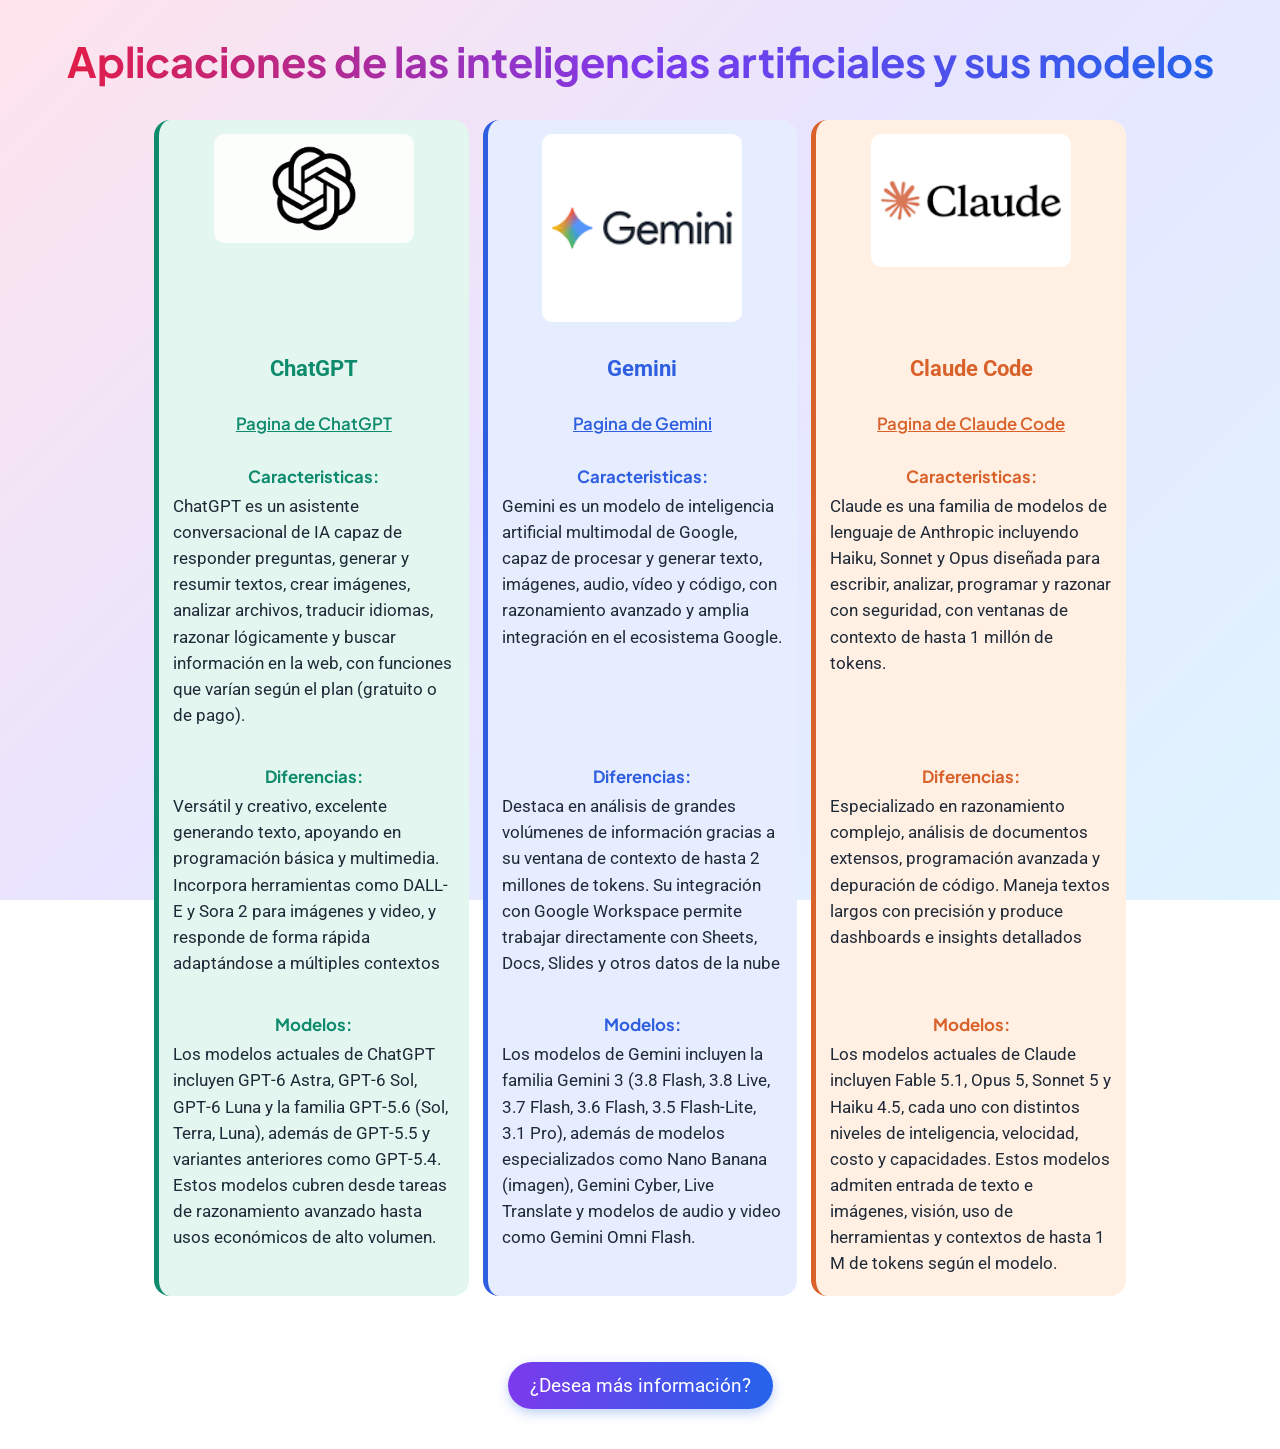
<file: index.html>
<!--Autor: Antonio Vega-->

<!--Fecha: 14/09/2026-->

<!DOCTYPE html>
<html lang="es">
<head> 
<meta charset="UTF-8">
<meta name="viewport" content="width=device-width, initial-scale=1">
<title> Práctica 7 </title> 
<link rel="stylesheet" href="general.css">
<link rel="preconnect" href="https://fonts.googleapis.com">
<link rel="preconnect" href="https://fonts.gstatic.com" crossorigin>
<link href="https://fonts.googleapis.com/css2?family=Roboto:ital,wght@0,100..900;1,100..900&display=swap" rel="stylesheet">
<link href="https://fonts.googleapis.com/css2?family=Plus+Jakarta+Sans:ital,wght@0,200..800;1,200..800&family=Roboto:ital,wght@0,100..900;1,100..900&display=swap" rel="stylesheet">

</head>

<body>

<center><h1> Aplicaciones de las inteligencias artificiales y sus modelos </h1></center>
 
<center><table class="ia">

<tr>

    <td> <a href="https://chatgpt.com/" target="_blank"><img src="1.png" width="200"> </a></td>
    <td> <a href="https://gemini.google.com/" target="_blank"><img src="2.png" width="200"></a> </td>
    <td> <a href="https://claude.ai/" target="_blank"><img src="4.png" width="200"></a> </td>
    
    
</tr>

<tr>

   <td><center> <h2> ChatGPT </h2> </center></td>
   <td><center> <h2> Gemini</h2> </center></td>
   <td><center> <h2> Claude Code</h2> </center></td>

</tr>

<tr>

    <td>  <a href="https://chatgpt.com/" target="_blank"> <center> Pagina de ChatGPT </center> </a></td>
    <td> <a href="https://gemini.google.com/" target="_blank"> <center> Pagina de Gemini </center> </a> </td>
    <td> <a href="https://claude.ai/" target="_blank"> <center> Pagina de Claude Code </center> </a>  </td>

</tr>

<tr>

   <td><center> <h4> Caracteristicas: </h4></center> <p> ChatGPT es un asistente conversacional de IA capaz de responder preguntas, generar y resumir textos, crear imágenes, analizar archivos, traducir idiomas, razonar lógicamente y buscar información en la web, con funciones que varían según el plan (gratuito o de pago). </p></td>
   <td><center> <h4> Caracteristicas: </h4></center> <p> Gemini es un modelo de inteligencia artificial multimodal de Google, capaz de procesar y generar texto, imágenes, audio, vídeo y código, con razonamiento avanzado y amplia integración en el ecosistema Google. </p> </td>
   <td><center> <h4> Caracteristicas: </h4></center> <p> Claude es una familia de modelos de lenguaje de Anthropic incluyendo Haiku, Sonnet y Opus diseñada para escribir, analizar, programar y razonar con seguridad, con ventanas de contexto de hasta 1 millón de tokens.</p></td>

</tr>

<tr>

   <td> <center> <h4> Diferencias: </h4></center> <p> Versátil y creativo, excelente generando texto, apoyando en programación básica y multimedia. Incorpora herramientas como DALL-E y Sora 2 para imágenes y video, y responde de forma rápida adaptándose a múltiples contextos </p></td>
    <td> <center> <h4> Diferencias: </h4></center> <p> Destaca en análisis de grandes volúmenes de información gracias a su ventana de contexto de hasta 2 millones de tokens. Su integración con Google Workspace permite trabajar directamente con Sheets, Docs, Slides y otros datos de la nube</p></td>
    <td> <center> <h4> Diferencias: </h4></center> <p> Especializado en razonamiento complejo, análisis de documentos extensos, programación avanzada y depuración de código. Maneja textos largos con precisión y produce dashboards e insights detallados</p></td>

</tr>

<tr>

   <td><center><h4> Modelos: </h4> </center> <p> Los modelos actuales de ChatGPT incluyen GPT‑6 Astra, GPT‑6 Sol, GPT‑6 Luna y la familia GPT‑5.6 (Sol, Terra, Luna), además de GPT‑5.5 y variantes anteriores como GPT‑5.4. Estos modelos cubren desde tareas de razonamiento avanzado hasta usos económicos de alto volumen.</p></td>
    <td><center><h4> Modelos: </h4> </center> <p> Los modelos de Gemini incluyen la familia Gemini 3 (3.8 Flash, 3.8 Live, 3.7 Flash, 3.6 Flash, 3.5 Flash‑Lite, 3.1 Pro), además de modelos especializados como Nano Banana (imagen), Gemini Cyber, Live Translate y modelos de audio y video como Gemini Omni Flash. </p></td>
    <td><center><h4> Modelos: </h4> </center> <p> Los modelos actuales de Claude incluyen Fable 5.1, Opus 5, Sonnet 5 y Haiku 4.5, cada uno con distintos niveles de inteligencia, velocidad, costo y capacidades. Estos modelos admiten entrada de texto e imágenes, visión, uso de herramientas y contextos de hasta 1 M de tokens según el modelo. </p></td>

</tr>

</table></center><br><br>

<input type="submit" value="¿Desea más información?"
       onclick="window.location.href='formulario.html'; return false;">

</body>










</html>
</file>
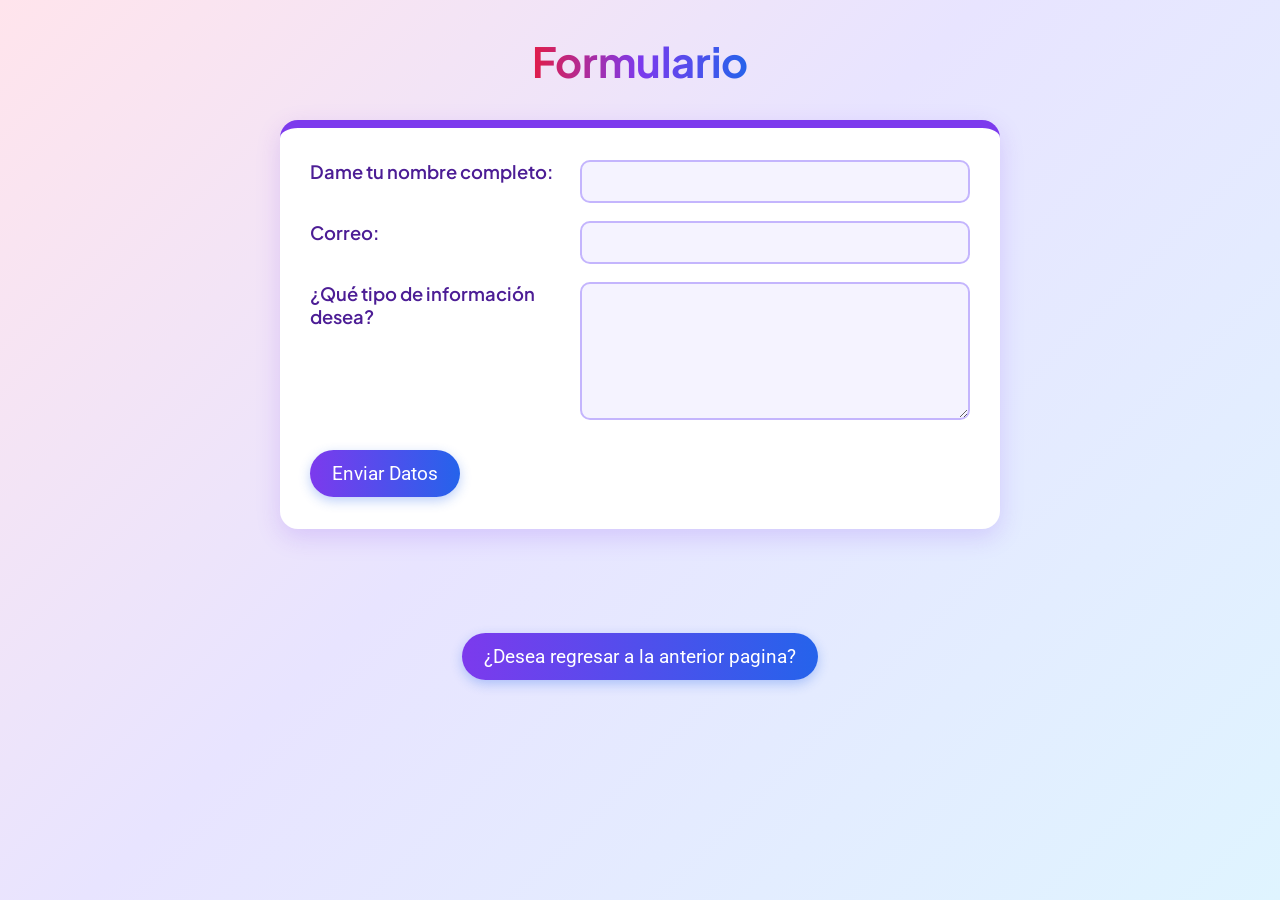
<file: formulario.html>
<!DOCTYPE html>
<html lang="es">
<head> 
<meta charset="UTF-8">
<meta name="viewport" content="width=device-width, initial-scale=1">
<title> Formulario </title> 
<link rel="stylesheet" href="general.css">
<link rel="preconnect" href="https://fonts.googleapis.com">
<link rel="preconnect" href="https://fonts.gstatic.com" crossorigin>
<link href="https://fonts.googleapis.com/css2?family=Roboto:ital,wght@0,100..900;1,100..900&display=swap" rel="stylesheet">
<link href="https://fonts.googleapis.com/css2?family=Plus+Jakarta+Sans:ital,wght@0,200..800;1,200..800&family=Roboto:ital,wght@0,100..900;1,100..900&display=swap" rel="stylesheet">
</head>

<body>

  <center><h1> Formulario </h1></center>

 
<center><form class="tarjeta"><table class="formulario" border="0">
    
    <tr>
        <td>Dame tu nombre completo:</td><td><input type="text" name="Nombres"></td>
    </tr>

    <tr>
        <td> Correo:</td>
        <td>
            <input type="email" name="Correo">
        </td>
    </tr>

    <tr>
        <td> ¿Qué tipo de información desea? </td>
        <td>
            <textarea cols="50" rows="6"></textarea>
        </td>
    </tr>

    <tr>
        <td><input type="submit" value="Enviar Datos"></td><td></td>
    </tr>

</table></form></center><br><br><br><br>

<input type="submit" value="¿Desea regresar a la anterior pagina?"
       onclick="window.location.href='index.html'; return false;">

</body>










</html>
</file>
<file: general.css>
/* ---------- Base ---------- */
*, *::before, *::after { box-sizing: border-box; }
html { -webkit-text-size-adjust: 100%; }

body {
    margin: 0;
    padding: 20px 14px 40px;
    min-height: 100vh;
    color: #1f2937;
    font-family: roboto, Arial, sans-serif;
    background: linear-gradient(135deg, #ffe4ec 0%, #e8e4ff 45%, #dff4ff 100%) fixed;
}

img {
    display: block;
    max-width: 100%;
    height: auto;
    margin: 0 auto;
    border-radius: 10px;
}

/* ---------- Texto ---------- */
h1 {
    font-family: isometra, 'Plus Jakarta Sans', Arial, sans-serif;
    font-size: clamp(1.5rem, 5.5vw, 2.6rem);
    line-height: 1.2;
    color: #e11d48;
    background: linear-gradient(90deg, #e11d48, #7c3aed, #2563eb);
    -webkit-background-clip: text;
    background-clip: text;
    -webkit-text-fill-color: transparent;
    width: fit-content;
    max-width: 100%;
    margin: .4em auto .8em;
    overflow-wrap: break-word;
}

p {
    font-family: roboto, Arial, sans-serif;
    line-height: 1.55;
    text-align: left;
    margin: .4em 0;
}

h4 {
    font-family: 'Plus Jakarta Sans', Arial, sans-serif;
    color: var(--accent, #2563eb);
    margin: .2em 0;
}

h2 {
    font-family: roboto, Arial, sans-serif;
    font-size: clamp(1.1rem, 3vw, 1.4rem);
    color: var(--accent, #2563eb);
    margin: .2em 0;
}

/* ---------- Botones ---------- */
input[type=submit] {
    display: block;
    margin: 28px auto 0;
    padding: 12px 22px;
    max-width: 100%;
    white-space: normal;
    border: 0;
    border-radius: 999px;
    color: #fff;
    background: linear-gradient(90deg, #7c3aed, #2563eb);
    box-shadow: 0 4px 12px rgba(37, 99, 235, .3);
    font-family: roboto, Arial, sans-serif;
    font-size: clamp(1rem, 3.8vw, 1.2rem);
    cursor: pointer;
}
input[type=submit]:hover { filter: brightness(1.12); }
input:focus-visible, textarea:focus-visible {
    outline: 3px solid #f59e0b;
    outline-offset: 2px;
}

/* ---------- Tabla de IAs (index.html) ---------- */
table.ia {
    width: 100%;
    max-width: 1000px;
    margin: 0 auto;
    border-collapse: separate;
    border-spacing: 14px 0;
    font-family: 'Plus Jakarta Sans', Arial, sans-serif;
    font-size: clamp(.95rem, 1.6vw, 1.05rem);
}

.ia td {
    width: 33.33%;
    padding: 14px;
    vertical-align: top;
    background: var(--tint);
    border-left: 5px solid var(--accent);
}
.ia td:nth-child(1) { --c: 1; --accent: #0e8a6d; --tint: #e3f7f0; }
.ia td:nth-child(2) { --c: 2; --accent: #2f5fe0; --tint: #e6edff; }
.ia td:nth-child(3) { --c: 3; --accent: #d9622b; --tint: #fff0e3; }

.ia tr:nth-child(1) { --r: 1; }
.ia tr:nth-child(2) { --r: 2; }
.ia tr:nth-child(3) { --r: 3; }
.ia tr:nth-child(4) { --r: 4; }
.ia tr:nth-child(5) { --r: 5; }
.ia tr:nth-child(6) { --r: 6; }

.ia tr:nth-child(1) td { border-radius: 16px 16px 0 0; }
.ia tr:nth-child(6) td { border-radius: 0 0 16px 16px; }

.ia td a { color: var(--accent); font-weight: 600; overflow-wrap: anywhere; }

/* ---------- Formulario (formulario.html) ---------- */
form.tarjeta {
    width: 100%;
    max-width: 720px;
    margin: 0 auto;
    padding: 22px;
    text-align: left;
    background: #fff;
    border-radius: 18px;
    border-top: 8px solid #7c3aed;
    box-shadow: 0 8px 24px rgba(124, 58, 237, .18);
}

table.formulario {
    width: 100%;
    font-family: 'Plus Jakarta Sans', Arial, sans-serif;
    font-size: clamp(1rem, 2.2vw, 1.15rem);
    color: #4c1d95;
}
.formulario td { padding: 8px 6px; vertical-align: top; }
.formulario td:first-child { width: 40%; font-weight: 600; }

.formulario input[type=text],
.formulario input[type=email],
.formulario textarea {
    width: 100%;
    padding: 10px 12px;
    font-family: roboto, Arial, sans-serif;
    font-size: 16px; /* evita el zoom automático en iPhone */
    color: #1f2937;
    background: #f5f3ff;
    border: 2px solid #c4b5fd;
    border-radius: 10px;
}
.formulario textarea { resize: vertical; }
.formulario input[type=submit] { margin: 8px 0 0; }

/* ---------- Celulares y tabletas pequeñas ---------- */
@media (max-width: 760px) {
    body { padding: 14px 10px 30px; }

    /* La tabla de IAs se apila: una tarjeta por IA, en orden */
    table.ia, .ia tbody { display: block; width: 100%; }
    .ia tbody { display: grid; grid-template-columns: minmax(0, 1fr); }
    .ia tr { display: contents; }
    .ia td {
        width: auto;
        order: calc(var(--c) * 10 + var(--r));
    }
    .ia tr:nth-child(6) td { margin-bottom: 20px; }

    /* El formulario ocupa todo el ancho */
    form.tarjeta { padding: 16px; }
    .formulario, .formulario tbody, .formulario tr, .formulario td {
        display: block;
        width: 100%;
    }
    .formulario td:first-child { width: 100%; padding-bottom: 2px; }
    .formulario input[type=submit] { width: 100%; }
}
</file>
